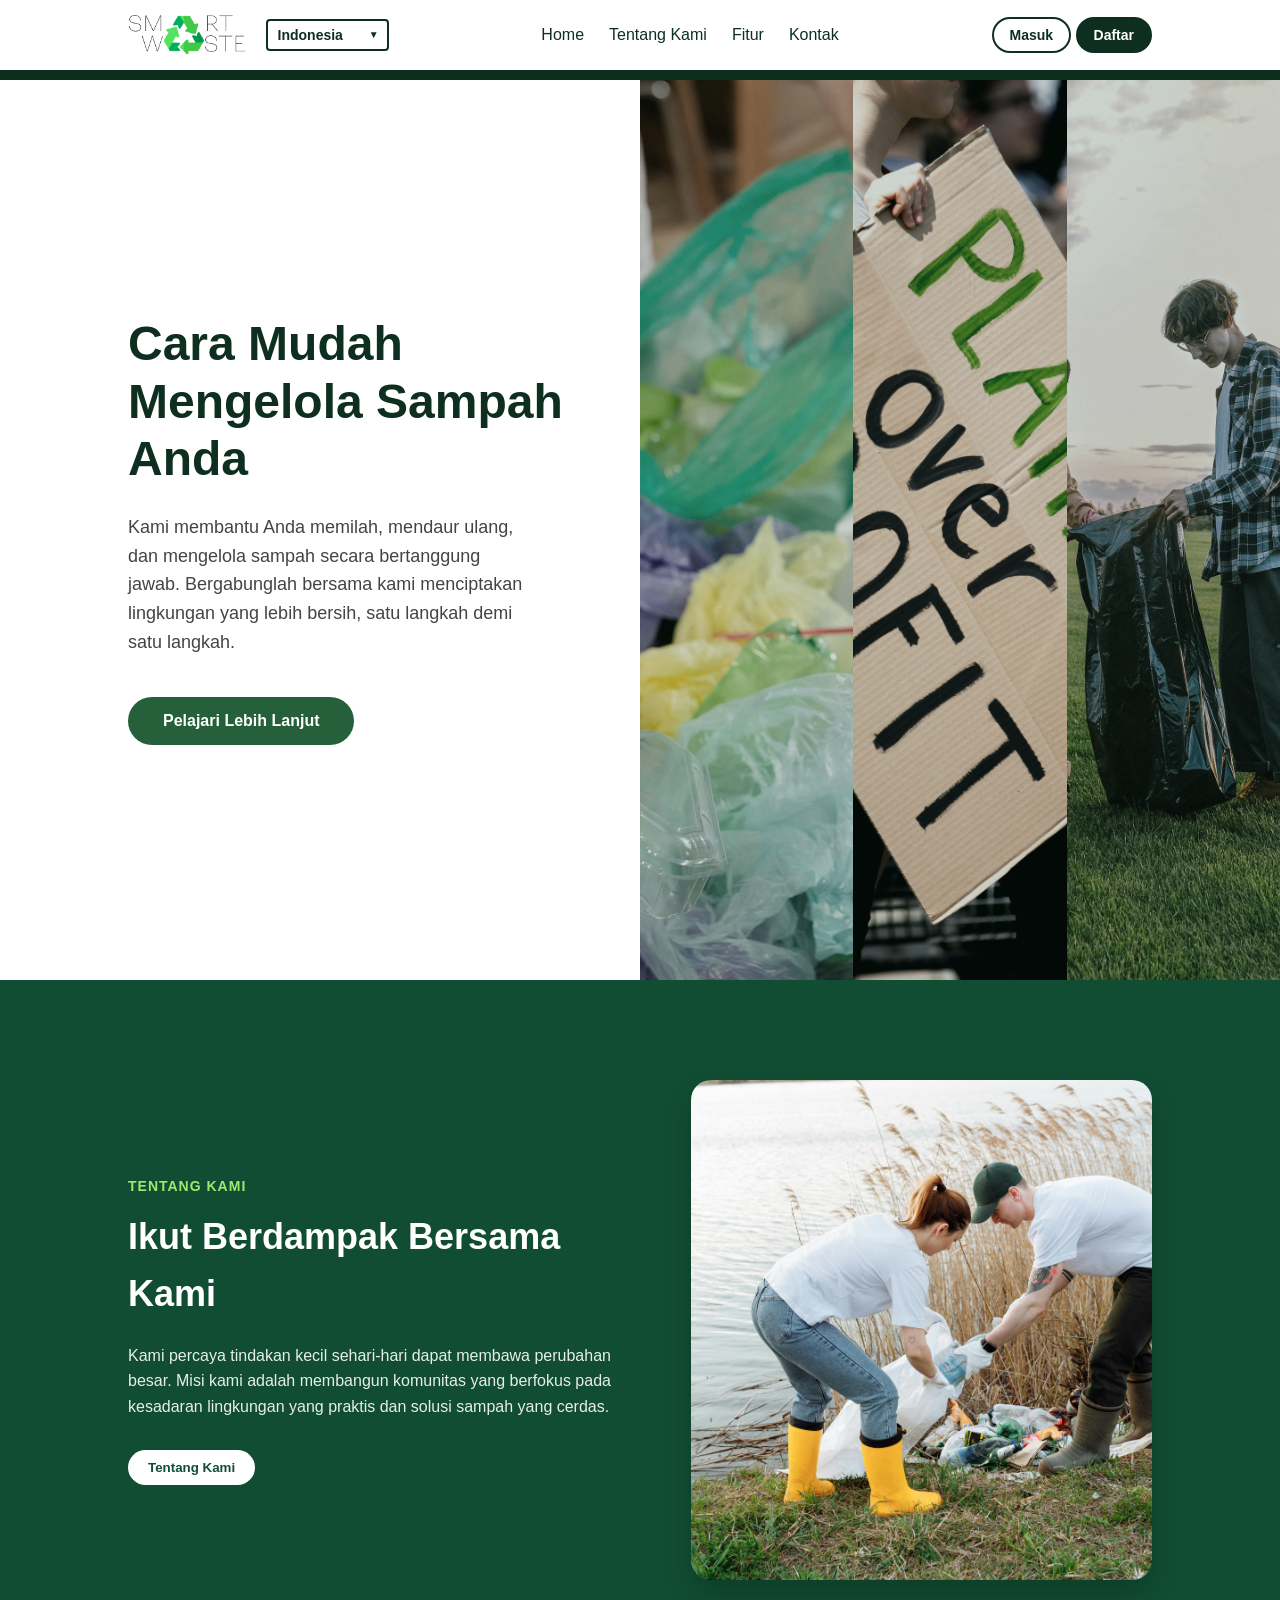
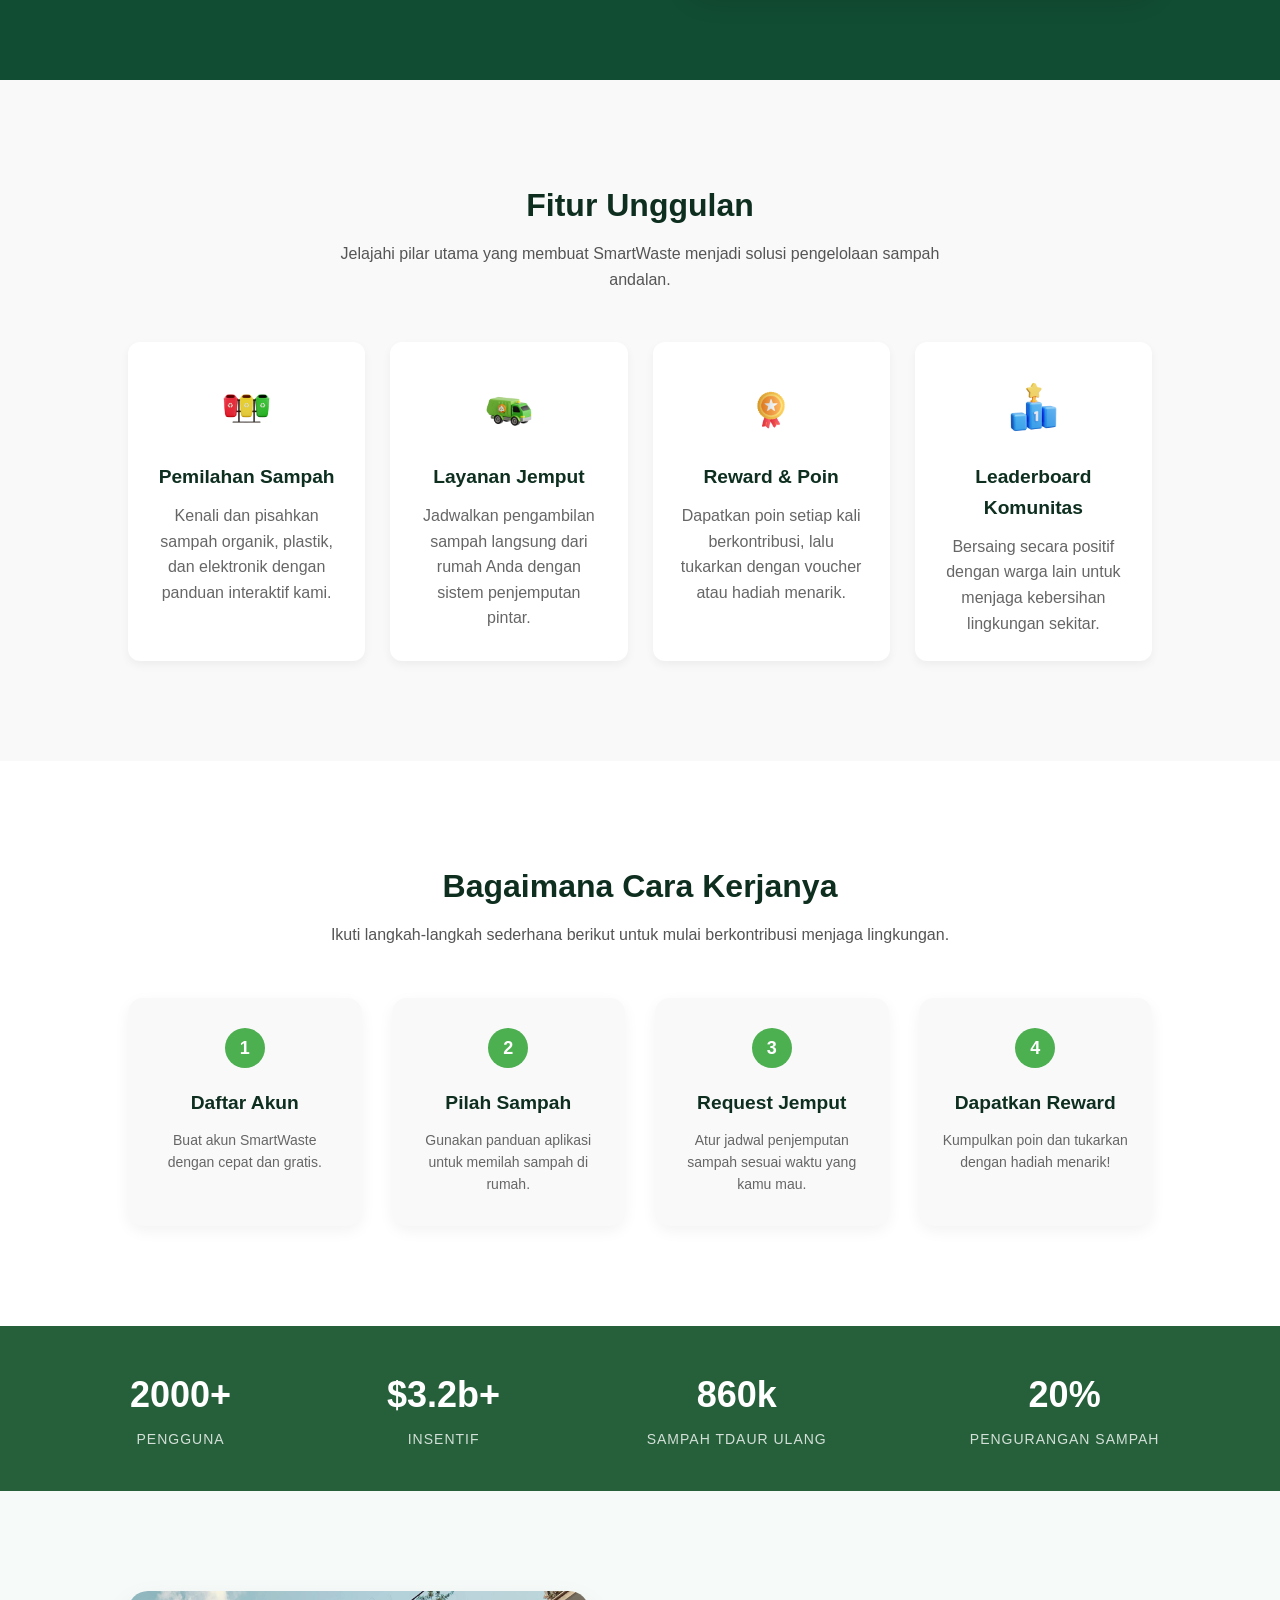
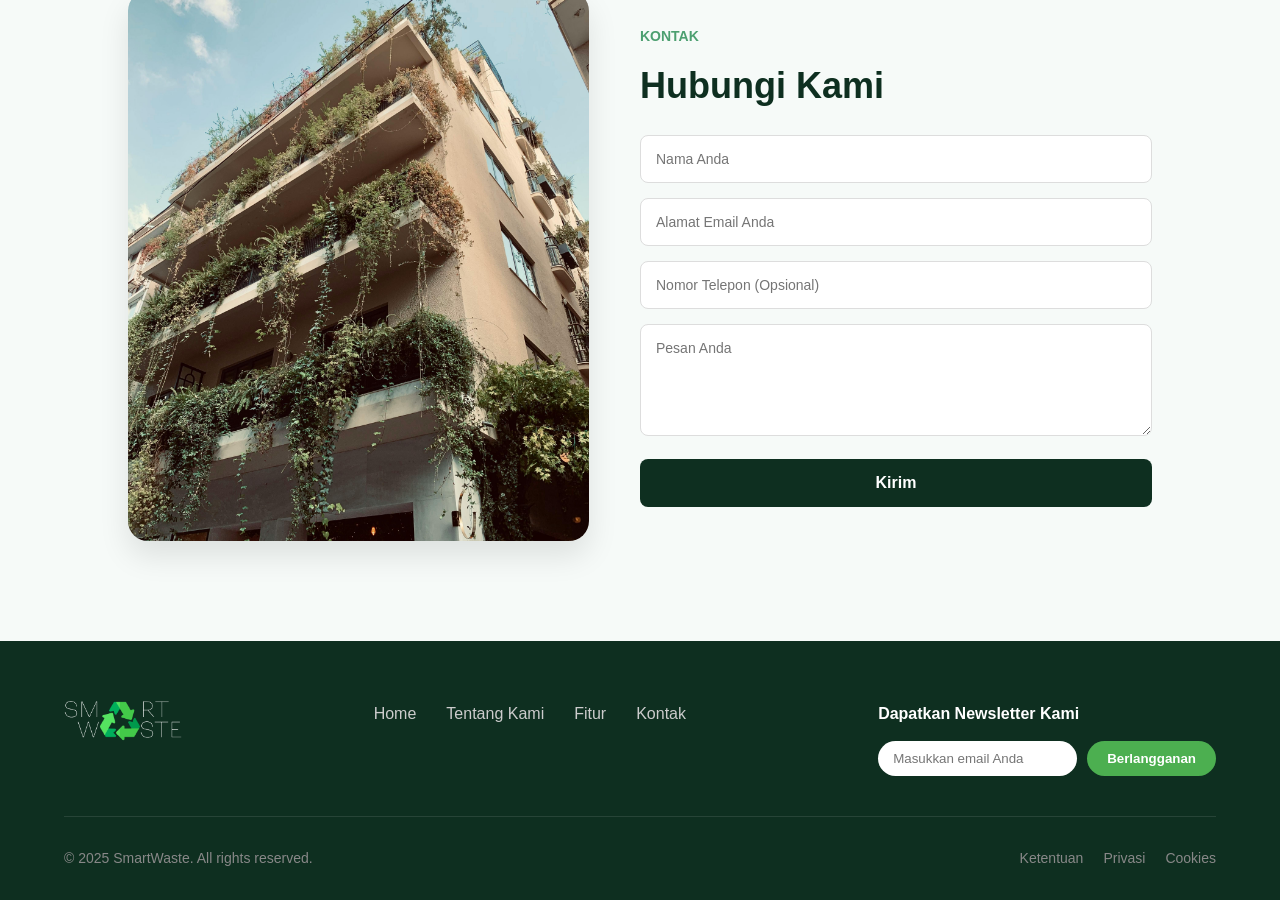
<file: index.html>
<!DOCTYPE html>
<html lang="id">
<head>
  <meta charset="UTF-8" />
  <meta name="viewport" content="width=device-width, initial-scale=1.0" />
  <title>SmartWaste Management</title>
  <link rel="stylesheet" href="./css/style.css">
</head>
<body>
    <header class="header">
    <div class="header-left-group">
        <div class="logo"><img src="css/img/Group 15.png" alt="SmartWaste Logo"></div>
        
        <div class="lang-switcher">
            <select id="lang-select">
                <option value="" disabled selected data-lang-key="select_lang">Pilih Bahasa</option>
                <option value="id" data-lang-key="lang_id">Indonesia</option>
                <option value="en" data-lang-key="lang_en">English</option>
            </select>
        </div>
    </div>
    
    <div class="burger-menu" id="burger-menu">
        <span></span>
        <span></span>
        <span></span>
    </div>

    <nav id="nav-menu">
      <a href="#home" data-lang-key="nav_home">Home</a>
      <a href="#about" data-lang-key="nav_about">Tentang Kami</a>
      <a href="#feature" data-lang-key="nav_feature">Fitur</a>
      <a href="#contact" data-lang-key="nav_contact">Kontak</a>
      <div class="mobile-auth-buttons mobile-only-btn">
          <a href="loginPage/login.html"><button class="btn-signin" data-lang-key="signin_btn">Masuk</button></a>
          <a href="signUpPage/signUp.html"><button class="btn-signup" data-lang-key="signup_btn">Daftar</button></a>
      </div>
    </nav>
    
    <div class="auth-buttons desktop-only-btn">
        <a href="loginPage/login.html"><button class="btn-signin" data-lang-key="signin_btn">Masuk</button></a>
        <a href="signUpPage/signUp.html"><button class="btn-signup" data-lang-key="signup_btn">Daftar</button></a>
    </div>
  </header>

  <section class="hero" id="home">
    <div class="hero-left">
      <h1 data-lang-key="hero_title">Cara Mudah Mengelola Sampah Anda</h1>
      <p data-lang-key="hero_desc">Kami membantu Anda memilah, mendaur ulang, dan mengelola sampah secara bertanggung jawab. Bergabunglah bersama kami menciptakan lingkungan yang lebih bersih, satu langkah demi satu langkah.</p>
      <a href="#about"><button data-lang-key="hero_btn">Pelajari Lebih Lanjut</button></a>
    </div>
    <div class="hero-right">
      <img src="css/img/pexels-julia-m-cameron-6995367.jpg" alt="img1">
      <img src="css/img/pexels-markusspiske-2559749.jpg" alt="img2">
      <img src="css/img/pexels-shvetsa-5029859.jpg" alt="img3">
    </div>
  </section>

  <section class="about" id="about">
    <div class="about-text">
      <h4 data-lang-key="about_subtitle">TENTANG KAMI</h4>
      <h1 data-lang-key="about_title">Ikut Berdampak Bersama Kami</h1>
      <p data-lang-key="about_desc">Kami percaya tindakan kecil sehari-hari dapat membawa perubahan besar. Misi kami adalah membangun komunitas yang berfokus pada kesadaran lingkungan yang praktis dan solusi sampah yang cerdas.</p>
      <a href="#key-feature"><button data-lang-key="about_btn">Tentang Kami</button></a>
    </div>
    <img src="css/img/aboutUs.jpg" alt="About Us Image">
  </section>

  <section id="key-feature" class="key-feature">
  <div class="container">
    <h2 data-lang-key="key_title">Fitur Unggulan</h2>
    <p data-lang-key="key_desc">Jelajahi pilar utama yang membuat SmartWaste menjadi solusi pengelolaan sampah andalan.</p>

    <div class="key-grid">
      <div class="key-card">
        <img src="css/img/13.png" alt="Pemilahan Sampah">
        <h3 data-lang-key="key1_title">Pemilahan Sampah</h3>
        <p data-lang-key="key1_desc">Kenali dan pisahkan sampah organik, plastik, dan elektronik dengan panduan interaktif kami.</p>
      </div>

      <div class="key-card">
        <img src="css/img/14.png" alt="Layanan Jemput">
        <h3 data-lang-key="key2_title">Layanan Jemput</h3>
        <p data-lang-key="key2_desc">Jadwalkan pengambilan sampah langsung dari rumah Anda dengan sistem penjemputan pintar.</p>
      </div>

      <div class="key-card">
        <img src="css/img/15.png" alt="Reward & Poin">
        <h3 data-lang-key="key3_title">Reward & Poin</h3>
        <p data-lang-key="key3_desc">Dapatkan poin setiap kali berkontribusi, lalu tukarkan dengan voucher atau hadiah menarik.</p>
      </div>

      <div class="key-card">
        <img src="css/img/16.png" alt="Leaderboard Komunitas">
        <h3 data-lang-key="key4_title">Leaderboard Komunitas</h3>
        <p data-lang-key="key4_desc">Bersaing secara positif dengan warga lain untuk menjaga kebersihan lingkungan sekitar.</p>
      </div>
    </div>
  </div>
</section>

  <!-- ==== HOW IT WORKS ==== -->
<section class="how" id="how">
  <h2 data-lang-key="how_title">Bagaimana Cara Kerjanya</h2>
  <p data-lang-key="how_desc">Ikuti langkah-langkah sederhana berikut untuk mulai berkontribusi menjaga lingkungan.</p>
  <div class="steps">
    <div class="step">
      <span>1</span>
      <h4 data-lang-key="step1_title">Daftar Akun</h4>
      <p data-lang-key="step1_desc">Buat akun SmartWaste dengan cepat dan gratis.</p>
    </div>
    <div class="step">
      <span>2</span>
      <h4 data-lang-key="step2_title">Pilah Sampah</h4>
      <p data-lang-key="step2_desc">Gunakan panduan aplikasi untuk memilah sampah di rumah.</p>
    </div>
    <div class="step">
      <span>3</span>
      <h4 data-lang-key="step3_title">Request Jemput</h4>
      <p data-lang-key="step3_desc">Atur jadwal penjemputan sampah sesuai waktu yang kamu mau.</p>
    </div>
    <div class="step">
      <span>4</span>
      <h4 data-lang-key="step4_title">Dapatkan Reward</h4>
      <p data-lang-key="step4_desc">Kumpulkan poin dan tukarkan dengan hadiah menarik!</p>
    </div>
  </div>
</section>

  <div class="stats">
    <div><h2>2000+</h2><p data-lang-key="stats_users">Pengguna</p></div>
    <div><h2>$3.2b+</h2><p data-lang-key="stats_incentives">Insentif</p></div>
    <div><h2>860k</h2><p data-lang-key="stats_waste">Sampah Tdaur Ulang</p></div>
    <div><h2>20%</h2><p data-lang-key="stats_reduction">Pengurangan Sampah</p></div>
  </div>

  <section class="contact" id="contact">
    <img src="css/img/contact.jpg" alt="Contact Image">
    <div class="contact-form">
      <h4 data-lang-key="contact_subtitle">KONTAK</h4>
      <h1 data-lang-key="contact_title">Hubungi Kami</h1>
      <input type="text" data-lang-key="contact_ph_name" placeholder="Nama Anda">
      <input type="email" data-lang-key="contact_ph_email" placeholder="Alamat Email Anda">
      <input type="tel" data-lang-key="contact_ph_phone" placeholder="Nomor Telepon (Opsional)">
      <textarea rows="5" data-lang-key="contact_ph_message" placeholder="Pesan Anda"></textarea>
      <button data-lang-key="contact_btn">Kirim</button>
    </div>
  </section>

  <footer class="footer">
    <div class="footer-top">
      <div class="footer-logo">
        <p><img src="css/img/Frame 1984077274.png" alt="Footer Logo"></p>
      </div>
      <div class="footer-nav">
        <a href="#home" data-lang-key="footer_nav_home">Home</a>
        <a href="#about" data-lang-key="footer_nav_about">Tentang Kami</a>
        <a href="#feature" data-lang-key="footer_nav_feature">Fitur</a>
        <a href="#contact" data-lang-key="footer_nav_contact">Kontak</a>
      </div>
      <div class="footer-subscribe">
        <label data-lang-key="footer_label_subscribe">Dapatkan Newsletter Kami</label>
        <div class="subscribe-form">
          <input type="email" data-lang-key="footer_ph_subscribe" placeholder="Masukkan email Anda">
          <button data-lang-key="footer_btn_subscribe">Berlangganan</button>
        </div>
      </div>
    </div>

    <div class="footer-bottom">
      <p>© 2025 SmartWaste. All rights reserved.</p>
      <div class="footer-links">
        <a href="#" data-lang-key="footer_terms">Ketentuan</a>
        <a href="#" data-lang-key="footer_privacy">Privasi</a>
        <a href="#" data-lang-key="footer_cookies">Cookies</a>
      </div>
    </div>
  </footer>

  <script src="./js/main.js" defer></script>
</body>

</html>
</file>
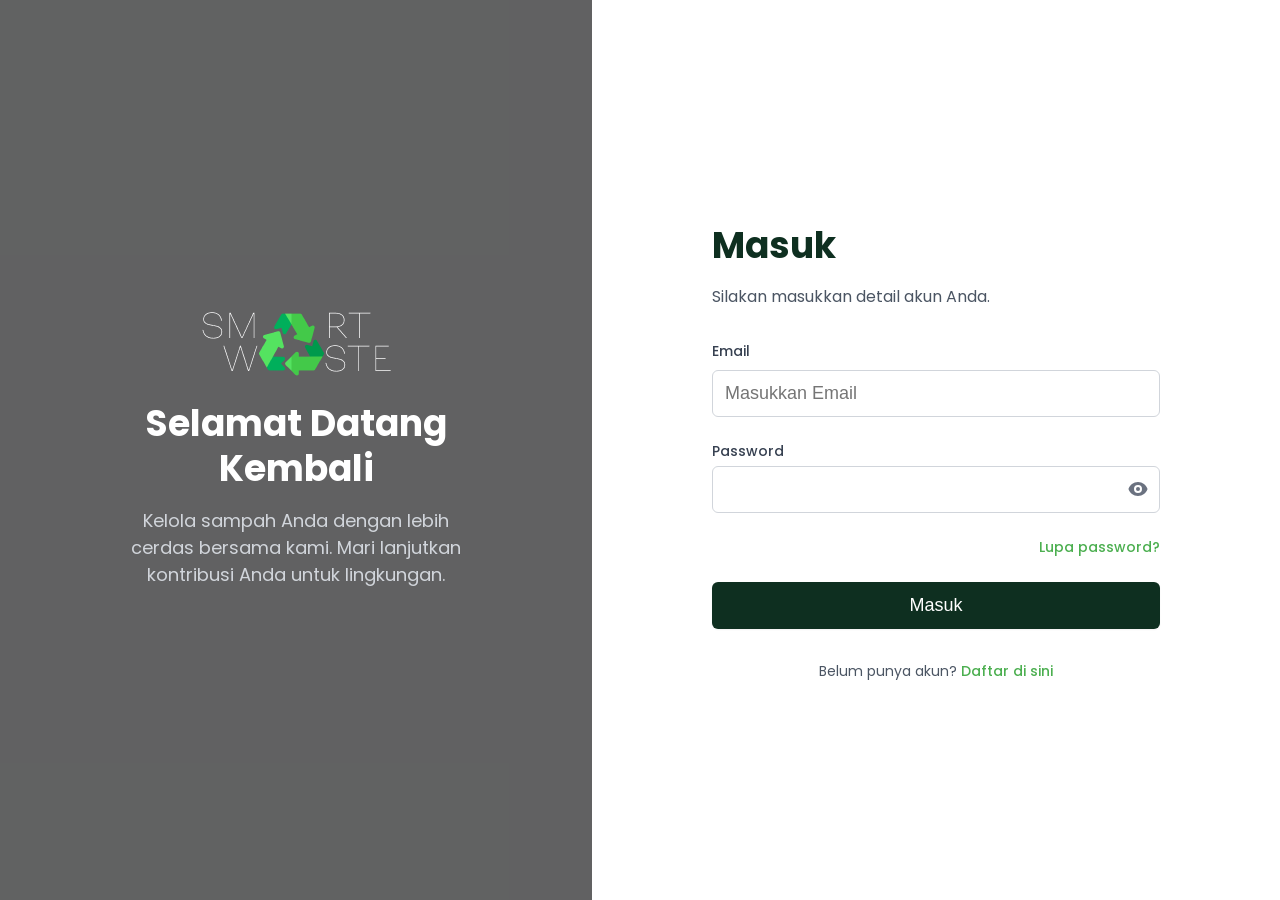
<file: loginPage/login.html>
<!DOCTYPE html>
<html lang="id">
<head>
  <meta charset="UTF-8" />
  <meta name="viewport" content="width=device-width, initial-scale=1.0" />
  <title>Login - SmartWaste Management</title>
  
  <link rel="preconnect" href="https://fonts.googleapis.com">
  <link rel="preconnect" href="https://fonts.gstatic.com" crossorigin>
  <link href="https://fonts.googleapis.com/css2?family=Poppins:wght@400;500;600;700;800&display=swap" rel="stylesheet">
  
  <link rel="stylesheet" href="css/style.css">
</head>
<body>

  <div class="login-container">
    <div class="login-left">
      <div class="overlay"></div>
      <div class="content-left">
        <div class="logo-text-white">
            <img src="css/Frame 1984077274.png" alt="Logo SmartWaste Putih">
        </div>
        <h1>Selamat Datang Kembali</h1>
        <p>Kelola sampah Anda dengan lebih cerdas bersama kami. Mari lanjutkan kontribusi Anda untuk lingkungan.</p>
      </div>
    </div>

    <div class="login-right">
      <div class="login-form-wrapper">
        
        <h2>Masuk</h2>
        <p class="subtitle">Silakan masukkan detail akun Anda.</p>
        
        <div class="mobile-logo">
            <img src="css/Group 15.png" alt="Logo SmartWaste">
        </div>
        
        <form class="login-form">
          <div class="form-group">
            <label for="email">Email</label>
            <input id="email" name="email" type="email" autocomplete="email" required
              placeholder="Masukkan Email">
          </div>

          <div class="form-group">
            <label for="password">Password</label>
            <div class="password-input-wrapper">
              <input id="password" name="password" type="password" autocomplete="current-password" required>
              
              <button type="button" id="togglePassword" class="password-toggle">
                <svg id="eye-icon" xmlns="http://www.w3.org/2000/svg" viewBox="0 0 20 20" fill="currentColor">
                  <path d="M10 12a2 2 0 100-4 2 2 0 000 4z" />
                  <path fill-rule="evenodd" d="M.458 10C1.732 5.943 5.522 3 10 3s8.268 2.943 9.542 7c-1.274 4.057-5.022 7-9.542 7S1.732 14.057.458 10zM14 10a4 4 0 11-8 0 4 4 0 018 0z" clip-rule="evenodd" />
                </svg>
                <svg id="eye-slash-icon" class="hidden" xmlns="http://www.w3.org/2000/svg" viewBox="0 0 20 20" fill="currentColor">
                  <path fill-rule="evenodd" d="M3.707 2.293a1 1 0 00-1.414 1.414l14 14a1 1 0 001.414-1.414l-1.473-1.473A10.014 10.014 0 0019.542 10C18.268 5.943 14.478 3 10 3a9.958 9.958 0 00-4.512 1.074L3.707 2.293zM10 12a2 2 0 100-4 2 2 0 000 4z" clip-rule="evenodd" />
                  <path d="M2.042 10C3.316 14.057 7.106 17 11.542 17a9.958 9.958 0 004.512-1.074l-1.473-1.473a3.997 3.997 0 01-5.148-5.148L2.042 10z" />
                </svg>
              </button>
            </div>
          </div>

          <div class="forgot-password">
            <a href="#">Lupa password?</a>
          </div>

          <button type="submit" class="btn-login">Masuk</button>
        </form>

        <p class="register-link">
          Belum punya akun?
          <a href="#">Daftar di sini</a>
        </p>
      </div>
    </div>
  </div>

  <script src="js/main.js"></script>
</body>
</html>
</file>
<file: css/style.css>
:root {
  --green-primary: #0e2f20;
  --green-secondary: #114d33;
  --green-accent: #4caf50;
  --light: #f9f9f9;
  --white: #ffffff;
  --text-dark: #333333;
  --text-grey: #555555;
}

/* --- RESET PAKEM START --- */
html, body {
  width: 100%;
  max-width: 100%;
  overflow-x: hidden; /* Kunci mati scroll horizontal */
  margin: 0;
  padding: 0;
  position: relative; /* Membantu kestabilan layout */
}

* {
  box-sizing: border-box; /* Wajib agar padding tidak bocor keluar */
  margin: 0;
  padding: 0;
  font-family: "Poppins", sans-serif;
  /* Mencegah teks panjang merusak layout di HP kecil */
  overflow-wrap: break-word;
  word-wrap: break-word;
}

img {
  max-width: 100%;
  height: auto;
  display: block; /* Menghapus gap aneh di bawah gambar */
}
/* --- RESET PAKEM END --- */

html {
  scroll-behavior: smooth;
}

body {
  background-color: var(--green-primary);
  color: var(--white);
  line-height: 1.6;
  padding-top: 80px; /* TAMBAHKAN INI (sesuaikan nilainya jika kurang pas) */
}

/* ===== NAVBAR ===== */
/* ===== NAVBAR (FIXED MODE) ===== */
header {
  background: var(--white);
  color: var(--green-primary);
  display: flex;
  justify-content: space-between;
  align-items: center;
  padding: 15px 5%; 
  box-shadow: 0 2px 8px rgba(0, 0, 0, 0.1);
  
  /* --- PERUBAHAN UTAMA DI SINI --- */
  position: fixed; /* Ubah dari sticky ke fixed */
  top: 0;
  left: 0;
  width: 100%; /* Wajib agar tidak menyusut */
  z-index: 1000;
  /* ------------------------------- */
}

@media (min-width: 901px) {
    header {
        padding: 15px 10%;
    }
}

.header-left-group {
  display: flex;
  align-items: center;
  gap: 20px;
  flex-shrink: 1; /* Izinkan menyusut jika layar sangat sempit */
}

.logo {
  display: flex;
  align-items: center;
}

.logo img {
  height: 40px;
  width: auto; /* Pastikan aspek rasio terjaga */
}

/* Burger Menu */
.burger-menu {
    display: none;
    flex-direction: column;
    justify-content: space-between;
    width: 30px;
    height: 21px;
    cursor: pointer;
    z-index: 1002;
    -webkit-tap-highlight-color: transparent; /* Hapus highlight biru di mobile saat tap */
}

.burger-menu span {
    display: block;
    height: 3px;
    width: 100%;
    background-color: var(--green-primary);
    border-radius: 3px;
    transition: all 0.3s ease;
}

.burger-menu.active span:nth-child(1) {
    transform: translateY(9px) rotate(45deg);
}

.burger-menu.active span:nth-child(2) {
    opacity: 0;
}

.burger-menu.active span:nth-child(3) {
    transform: translateY(-9px) rotate(-45deg);
}

nav {
  display: flex;
  gap: 25px;
  align-items: center;
}

nav a {
  text-decoration: none;
  color: var(--green-primary);
  font-weight: 500;
  white-space: nowrap; /* Mencegah teks menu turun baris di desktop */
}

nav a:hover {
  color: var(--green-accent);
}

/* Dropdown Bahasa */
.lang-switcher {
  position: relative;
}

.lang-switcher select {
  -webkit-appearance: none;
  -moz-appearance: none;
  appearance: none;
  background-color: transparent;
  border: 2px solid var(--green-primary);
  color: var(--green-primary);
  padding: 6px 25px 6px 10px; /* Padding kanan dikurangi sedikit */
  border-radius: 4px;
  cursor: pointer;
  font-weight: 700;
  font-size: 14px;
  transition: all 0.3s ease;
  outline: none;
  max-width: 130px; /* Batasi lebar agar tidak merusak header di HP kecil */
}

.lang-switcher select:hover {
  background-color: #f0f0f0;
}

.lang-switcher::after {
  content: '▼';
  font-size: 10px;
  color: var(--green-primary);
  position: absolute;
  right: 10px;
  top: 50%;
  transform: translateY(-50%);
  pointer-events: none;
}

/* --- TOMBOL AUTH --- */
.auth-buttons {
    display: flex;
    gap: 10px;
}

.btn-signin, .btn-signup {
  padding: 8px 16px;
  border-radius: 20px;
  cursor: pointer;
  font-weight: 600;
  transition: all 0.3s ease;
  white-space: nowrap; /* Mencegah teks tombol turun baris */
  font-size: 14px; /* Ukuran font sedikit lebih aman */
}

.btn-signin {
  background-color: transparent;
  color: var(--green-primary);
  border: 2px solid var(--green-primary);
}

.btn-signin:hover {
  background-color: var(--green-primary);
  color: var(--white);
}

.btn-signup {
  background-color: var(--green-primary);
  color: var(--white);
  border: 2px solid var(--green-primary);
}

.btn-signup:hover {
  background-color: #184a30;
  border-color: #184a30;
}

.mobile-only-btn { display: none !important; } /* Paksa hide di desktop */
.desktop-only-btn { display: block; }

/* ===== SECTION COMMON STYLES ===== */
/* Menggunakan padding standar untuk desktop, akan di-override di media query */
section {
    padding: 100px 10%;
    width: 100%;
}

/* ===== HERO SECTION ===== */
.hero {
  display: flex;
  min-height: 100vh; /* Gunakan min-height agar fleksibel */
  height: auto;      /* Biarkan auto agar tidak terpotong kontennya */
  padding: 0;        /* Hero override padding section umum */
  overflow: hidden;
}

.hero-left {
  width: 50%;
  background-color: var(--white);
  display: flex;
  flex-direction: column;
  justify-content: center;
  padding: 80px 5% 80px 10%; /* Padding desktop */
  color: var(--green-primary);
}

.hero-left h1 {
  font-size: clamp(32px, 5vw, 48px); /* Font responsif: minimal 32, max 48 */
  color: var(--green-primary);
  margin-bottom: 25px;
  font-weight: 800;
  line-height: 1.2;
}

.hero-left p {
  color: #444;
  margin-bottom: 40px;
  font-size: 18px;
  max-width: 90%;
}

.hero-left button {
  background-color: #25603a;
  color: var(--white);
  border: none;
  padding: 15px 35px;
  border-radius: 30px;
  font-weight: 600;
  cursor: pointer;
  font-size: 16px;
  width: fit-content;
}

.hero-left button:hover {
  background-color: #184a30;
}

.hero-right {
  width: 50%;
  background-color: var(--green-primary);
  display: flex;
  padding: 0;
}

.hero-right img {
  width: 33.333%;
  height: 100%;
  object-fit: cover;
  opacity: 0.8;
  transition: all 0.5s ease;
  filter: grayscale(30%);
}

.hero-right img:hover {
  width: 50%;
  opacity: 1;
  filter: grayscale(0%);
  z-index: 2;
}

/* ===== ABOUT SECTION ===== */
.about {
  display: flex;
  align-items: center;
  justify-content: space-between;
  background-color: var(--green-secondary);
  gap: 5%; /* Jarak antar elemen */
}

.about-text {
  flex: 1; /* Gunakan flex 1 agar mengisi ruang tersisa */
}

.about-text h4 {
  color: #9fe870;
  font-size: 14px;
  letter-spacing: 1px;
  margin-bottom: 10px;
}

.about-text h1 {
  font-size: clamp(28px, 4vw, 36px);
  margin-bottom: 20px;
}

.about-text p {
  margin-bottom: 30px;
  font-size: 16px;
  opacity: 0.9;
}

.about-text button {
  background-color: var(--white);
  color: var(--green-secondary);
  border: none;
  padding: 10px 20px;
  border-radius: 25px;
  font-weight: 600;
  cursor: pointer;
}

.about img {
  width: 45%;
  max-width: 500px; /* Batasi lebar maksimal gambar */
  height: 500px;
  object-fit: cover;
  border-radius: 20px;
  box-shadow: 0 15px 30px rgba(0,0,0,0.2);
}

/* ===== FEATURE SECTION ===== */
.feature {
  display: flex;
  align-items: center;
  justify-content: space-between;
  background-color: #eaf5ec;
  color: var(--green-primary);
  gap: 5%;
}

.feature img {
  width: 45%;
  max-width: 500px;
  height: 600px;
  object-fit: cover;
  border-radius: 20px;
  box-shadow: 0 15px 30px rgba(0,0,0,0.1);
}

.feature-content {
  flex: 1;
}

.feature-content h4 {
  color: #4c9f70;
  font-size: 14px;
  margin-bottom: 8px;
}

.feature-content h1 {
  font-size: clamp(26px, 4vw, 32px);
  margin-bottom: 20px;
}

.feature-content ul {
  list-style: none;
}

.feature-content ul li {
  margin-bottom: 10px;
  padding-left: 25px;
  position: relative;
}

.feature-content ul li::before {
  content: "✔";
  position: absolute;
  left: 0;
  color: #4c9f70;
  font-weight: bold;
}

.feature-cards {
  display: grid;
  grid-template-columns: repeat(2, 1fr);
  gap: 20px;
  margin-top: 40px;
}

.card {
  background: var(--white);
  color: var(--green-primary);
  border-radius: 10px;
  padding: 20px;
  text-align: center;
  box-shadow: 0 5px 15px rgba(0,0,0,0.05);
  height: 100%; /* Agar kartu sama tinggi */
}

.card h3 {
  margin-bottom: 10px;
  color: var(--green-secondary);
  font-size: 1.1rem;
}

/* ===== KEY FEATURES SECTION ===== */
.key-feature {
  background-color: var(--light);
  text-align: center;
  color: var(--text-dark);
}

.key-feature h2 {
  color: var(--green-primary);
  font-size: clamp(1.8rem, 4vw, 2rem);
  margin-bottom: 10px;
}

.key-feature p {
  color: var(--text-grey);
  margin-bottom: 50px;
  max-width: 600px;
  margin-left: auto;
  margin-right: auto;
}

.key-grid {
  display: grid;
  /* Minmax 240px cukup aman, tapi di layar <300px mungkin perlu 1fr penuh */
  grid-template-columns: repeat(auto-fit, minmax(220px, 1fr)); 
  gap: 25px;
}

.key-card {
  background-color: var(--white);
  border-radius: 12px;
  box-shadow: 0 4px 10px rgba(0, 0, 0, 0.05);
  padding: 25px;
  transition: transform 0.3s, box-shadow 0.3s;
  text-align: center;
}

.key-card:hover {
  transform: translateY(-6px);
  box-shadow: 0 6px 12px rgba(0, 0, 0, 0.08);
}

.key-card img {
  width: 80px;
  height: 80px;
  object-fit: contain;
  margin-bottom: 15px;
  max-width: 100%;
  margin-left: auto; /* Kunci gambar ke tengah */
  margin-right: auto; /* Kunci gambar ke tengah */
}

.key-card h3 {
  color: var(--green-primary);
  margin-bottom: 10px;
  font-size: 1.2rem;
}

.key-card p {
    margin-bottom: 0;
    color: #666;
}

/* ===== HOW IT WORKS SECTION ===== */
.how {
  background-color: var(--white);
  text-align: center;
  color: var(--text-dark);
}

.how h2 {
  color: var(--green-primary);
  font-size: clamp(1.8rem, 4vw, 2rem);
  margin-bottom: 10px;
}

.how p {
  color: var(--text-grey);
  margin-bottom: 50px;
}

.steps {
  display: flex;
  justify-content: space-between;
  gap: 30px;
  flex-wrap: wrap;
}

.step {
  flex: 1;
  min-width: 200px; /* Jika layar sempit, akan wrap ke bawah */
  background: var(--light);
  padding: 30px 20px;
  border-radius: 15px;
  text-align: center;
  position: relative;
  box-shadow: 0 5px 15px rgba(0,0,0,0.05);
}

.step span {
  display: inline-block;
  width: 40px;
  height: 40px;
  line-height: 40px;
  background-color: var(--green-accent);
  color: var(--white);
  font-weight: bold;
  border-radius: 50%;
  margin-bottom: 20px;
  font-size: 18px;
}

.step h4 {
  color: var(--green-primary);
  margin-bottom: 10px;
  font-size: 1.2rem;
}

.step p {
  color: #666;
  font-size: 14px;
  margin-bottom: 0;
}

/* ===== STATS BAR ===== */
.stats {
  display: flex;
  justify-content: space-around;
  background-color: #25603a;
  padding: 40px 5%; /* Padding kiri kanan sedikit dikurangi agar aman */
  color: var(--white);
  text-align: center;
  flex-wrap: wrap;
  gap: 30px;
}

.stats div {
  display: flex;
  flex-direction: column;
  min-width: 120px; /* Pastikan stat item punya lebar minimal */
}

.stats h2 {
  font-size: clamp(28px, 4vw, 36px);
  margin-bottom: 5px;
}

.stats p {
  font-size: 14px;
  opacity: 0.8;
  text-transform: uppercase;
  letter-spacing: 1px;
}

/* ===== CONTACT SECTION ===== */
.contact {
  display: flex;
  align-items: center;
  justify-content: space-between;
  background-color: #f6faf8;
  color: var(--green-primary);
  gap: 5%;
}

.contact img {
  width: 45%;
  max-width: 500px;
  height: 550px;
  object-fit: cover;
  border-radius: 20px;
  box-shadow: 0 15px 30px rgba(0,0,0,0.1);
}

.contact-form {
  flex: 1;
}

.contact-form h4 {
  color: #4c9f70;
  font-size: 14px;
  margin-bottom: 10px;
}

.contact-form h1 {
  margin-bottom: 20px;
  font-size: clamp(28px, 4vw, 36px);
}

.contact-form input,
.contact-form textarea {
  width: 100%;
  padding: 15px;
  margin-bottom: 15px;
  border: 1px solid #ddd;
  border-radius: 8px;
  font-size: 14px;
  background-color: var(--white);
  /* Mencegah input keluar dari container di beberapa browser mobile */
  max-width: 100%; 
}

.contact-form button {
  width: 100%;
  padding: 15px;
  background-color: var(--green-primary);
  color: var(--white);
  border: none;
  border-radius: 8px;
  font-weight: 700;
  font-size: 16px;
  cursor: pointer;
  transition: background 0.3s;
}

.contact-form button:hover {
  background-color: #184a30;
}

/* ===== FOOTER ===== */
.footer {
  background-color: var(--green-primary);
  color: var(--white);
  padding: 60px 5% 30px; /* Gunakan 5% agar lebih aman di berbagai layar */
}

.footer-top {
  display: flex;
  justify-content: space-between;
  align-items: flex-start;
  border-bottom: 1px solid rgba(255,255,255,0.1);
  padding-bottom: 40px;
  flex-wrap: wrap;
  gap: 40px;
}

.footer-logo img {
  height: 40px;
}

.footer-nav {
  display: flex;
  gap: 30px;
  flex-wrap: wrap; /* Agar menu bisa turun jika layar sempit */
}

.footer-nav a {
  color: #ccc;
  text-decoration: none;
  transition: color 0.3s;
}

.footer-nav a:hover {
  color: var(--green-accent);
}

.footer-subscribe {
  display: flex;
  flex-direction: column;
  align-items: flex-start;
  min-width: 250px; /* Pastikan form subscribe punya lebar yang cukup */
}

.footer-subscribe label {
  margin-bottom: 15px;
  font-weight: 600;
}

.subscribe-form {
  display: flex;
  gap: 10px;
  width: 100%; /* Agar form mengisi container */
}

.subscribe-form input {
  padding: 10px 15px;
  border-radius: 50px;
  border: none;
  outline: none;
  flex: 1; /* Input mengisi ruang tersisa */
  min-width: 0; /* Mencegah flex item overflow */
}

.subscribe-form button {
  background-color: var(--green-accent);
  color: var(--white);
  border: none;
  padding: 10px 20px;
  border-radius: 50px;
  font-weight: 600;
  cursor: pointer;
  white-space: nowrap; /* Tombol tidak turun baris */
}

.subscribe-form button:hover {
  background-color: #3d8b40;
}

.footer-bottom {
  display: flex;
  justify-content: space-between;
  align-items: center;
  margin-top: 30px;
  font-size: 14px;
  color: #888;
  flex-wrap: wrap; /* Bungkus jika terlalu sempit */
  gap: 20px;
}

.footer-links {
    display: flex;
    flex-wrap: wrap;
    gap: 20px;
}

.footer-links a {
  color: #888;
  text-decoration: none;
}

.footer-links a:hover {
  color: var(--white);
}

/* =========================================
   ===== RESPONSIVE (PAKEM MODE) =====
   ========================================= */

/* Tablet & Laptop Kecil (max-width: 900px) */
@media (max-width: 900px) {
  /* Reset padding umum untuk mobile agar tidak terlalu lebar */
  section {
      padding: 60px 5%;
  }

  .burger-menu { display: flex; }

  nav {
      position: fixed;
      top: 60px; /* Disesuaikan dengan tinggi header rata-rata */
      right: -105%; /* Geser lebih jauh sedikit agar bayangan tidak bocor */
      width: 100%;
      max-width: 300px; /* Batasi lebar menu di layar tablet besar */
      height: calc(100vh - 60px);
      background-color: var(--white);
      flex-direction: column;
      justify-content: flex-start;
      align-items: center;
      padding: 40px 20px;
      gap: 25px;
      transition: right 0.4s cubic-bezier(0.77, 0.2, 0.05, 1.0); /* Easing lebih halus */
      box-shadow: -5px 0 15px rgba(0,0,0,0.1);
      z-index: 999;
      overflow-y: auto; /* Tambahkan scroll jika menu terlalu panjang (misal HP landscape) */
  }

  /* Di mobile murni, menu full width */
  @media (max-width: 600px) {
      nav {
          max-width: 100%; /* Full width di HP */
          right: -100%;
      }
  }

  nav.active { right: 0; }
  nav a { font-size: 18px; color: var(--text-dark); } /* Warna teks menu mobile lebih gelap agar kontras */

  /* Container tombol auth di mobile */
  .mobile-auth-buttons {
      display: flex;
      flex-direction: column;
      gap: 15px;
      width: 100%;
      margin-top: 20px;
  }
  
  .mobile-auth-buttons a { width: 100%; }
  .mobile-auth-buttons button {
      width: 100%;
      padding: 12px;
      font-size: 16px;
      /* Pastikan tombol terlihat jelas di menu putih */
  }

  .mobile-only-btn { display: flex !important; }
  .desktop-only-btn { display: none; }

  /* Hero Adjustment */
  .hero { flex-direction: column-reverse; min-height: auto; }
  .hero-left {
      width: 100%;
      padding: 60px 5%; /* Padding mobile lebih kecil */
      text-align: center;
      align-items: center; /* Tengahkan konten flex */
  }
  .hero-left p { margin-left: auto; margin-right: auto; } /* Tengahkan paragraf */
  
  .hero-right { width: 100%; height: 300px; min-height: 250px; }
  /* Pastikan gambar hero tidak membuat overflow */
  .hero-right img { width: 33.333%; flex-shrink: 0; }

  /* Section Layout Changes */
  .about, .feature, .contact, .key-feature, .how {
      flex-direction: column;
      gap: 40px;
  }
  .feature { flex-direction: column-reverse; }

  /* Elemen-elemen menjadi full width di mobile */
  .about-text, .feature-content, .contact-form,
  .about img, .feature img, .contact img {
      width: 100%;
      max-width: 100%;
  }

  /* Atur tinggi gambar di mobile agar proporsional */
  .about img, .feature img, .contact img {
      height: auto;
      max-height: 350px; /* Batasi tinggi agar tidak terlalu mendominasi */
      margin: 0; /* Reset margin */
  }

  /* Footer Adjustment */
  .footer { padding: 40px 5% 20px; }
  .footer-top { flex-direction: column; gap: 30px; }
  .footer-subscribe { width: 100%; }
}

/* Mobile Kecil (max-width: 480px) - PAKEM BANGET */
@media (max-width: 480px) {
  /* Kurangi lagi padding section untuk layar sangat sempit */
  section { padding: 50px 20px; } /* Gunakan px fix agar konsisten */
  header { padding: 15px 20px; }

  .hero-left h1 { font-size: 28px; }
  .hero-left p { font-size: 16px; }

  /* Grid menjadi 1 kolom */
  .feature-cards, .key-grid { grid-template-columns: 1fr; }
  
  /* Kartu fitur key mungkin perlu padding lebih kecil */
  .key-card { padding: 20px 15px; }

  .stats { padding: 40px 20px; gap: 25px; }
  .stats div { min-width: 45%; /* 2 kolom di HP */ }

  .steps { flex-direction: column; }
  .step { width: 100%; min-width: 0; /* Reset min-width */ }

  .footer-bottom {
      flex-direction: column-reverse;
      text-align: center;
      gap: 20px;
  }
  .footer-links { justify-content: center; }
}
</file>
<file: loginPage/css/style.css>
/* Reset dasar */
* {
  box-sizing: border-box;
  margin: 0;
  padding: 0;
}

body {
  font-family: 'Poppins', sans-serif;
  background-color: #f3f4f6; /* bg-gray-100 */
  color: #1f2937; /* text-gray-800 default */
  line-height: 1.5;
}

/* Layout Utama */
.login-container {
  display: flex;
  min-height: 100vh;
}

/* === Bagian Kiri (Hero Image) === */
.login-left {
  display: none; /* Hidden di mobile (default) */
  flex: 1;
  position: relative;
  background-image: url('https://images.unsplash.com/photo-1561503412-852800622772?ixlib=rb-4.1.0&ixid=M3wxMjA3fDB8MHxwaG90by1wYWdlfHx8fGVufDB8fHx8fA%3D%3D&auto=format&fit=crop&q=80&w=435&sat=-100');
  background-size: cover;
  background-position: center;
  color: white;
}

/* Overlay gelap untuk background image */
.overlay {
  position: absolute;
  top: 0; right: 0; bottom: 0; left: 0;
  background-color: rgba(0, 0, 0, 0.6); /* bg-black/60 */
}

.content-left {
  position: relative;
  z-index: 10;
  max-width: 28rem; /* max-w-md */
  text-align: center;
  padding: 3rem; /* p-12 */
  display: flex;
  flex-direction: column;
  align-items: center;
  justify-content: center;
  height: 100%;
  margin: 0 auto;
}

.logo-text-white img {
  margin: 0 auto;
  display: block;
}

.content-left h1 {
  margin-top: 1.5rem; /* mt-6 */
  font-size: 2.25rem; /* text-4xl */
  line-height: 1.25; /* leading-tight */
  font-weight: 700; /* font-bold */
}

.content-left p {
  margin-top: 1rem; /* mt-4 */
  font-size: 1.125rem; /* text-lg */
  color: #d1d5db; /* text-gray-300 */
}

/* === Bagian Kanan (Form Login) === */
.login-right {
  flex: 1;
  display: flex;
  justify-content: center;
  background-color: white;
  padding: 3rem 1.5rem; /* p-6 pt-12 di mobile */
}

.login-form-wrapper {
  width: 100%;
  max-width: 28rem; /* max-w-md */
}

/* Heading & Subtitle */
.login-right h2 {
  font-size: 2.25rem; /* text-4xl */
  font-weight: 700; /* font-bold */
  color: #0e2f20;
}

.subtitle {
  margin-top: 0.75rem; /* mt-3 */
  color: #4b5563; /* text-gray-600 */
}

.mobile-logo {
  margin-top: 2rem; /* mt-8 */
  display: flex;
  justify-content: center;
}

.mobile-logo img {
  height: 2.5rem; /* h-10 (40px) */
}

/* Form Styling */
.login-form {
  margin-top: 2rem; /* mt-8 */
  display: flex;
  flex-direction: column;
  gap: 1.5rem; /* space-y-6 (24px gap) */
}

.form-group label {
  display: block;
  font-size: 0.875rem; /* text-sm */
  font-weight: 500; /* font-medium */
  color: #374151; /* text-gray-700 */
  margin-bottom: 0.25rem; /* mt-1 di Tailwind ada di wrapper input, kita balik logicnya sedikit agar rapi */
}

.form-group input {
  width: 100%;
  padding: 0.75rem; /* px-3 py-3 (kurang lebih 12px) */
  font-size: 1.125rem; /* text-lg */
  border: 1px solid #d1d5db; /* Default border gray-300 (estimasi form-input) */
  border-radius: 0.375rem; /* rounded-md */
  margin-top: 0.25rem; /* mt-1 */
}

.form-group input:focus {
  outline: none;
  border-color: #4caf50; /* focus ring color (hijau) */
  box-shadow: 0 0 0 3px rgba(76, 175, 80, 0.2); /* focus ring effect */
}

/* Password Input Wrapper (untuk ikon mata) */
.password-input-wrapper {
  position: relative;
  margin-top: 0.25rem; /* mt-1 */
}

.password-input-wrapper input {
  margin-top: 0; /* Reset margin karena sudah ada di wrapper */
  padding-right: 2.5rem; /* pr-10 untuk memberi ruang ikon mata */
}

.password-toggle {
  position: absolute;
  top: 0;
  bottom: 0;
  right: 0;
  padding-right: 0.75rem; /* pr-3 */
  display: flex;
  align-items: center;
  background: none;
  border: none;
  cursor: pointer;
}

.password-toggle svg {
  height: 1.25rem; /* h-5 */
  width: 1.25rem; /* w-5 */
  color: #6b7280; /* text-gray-500 */
}

/* Utility class untuk JS toggle */
.hidden {
  display: none;
}

/* Forgot Password Link */
.forgot-password {
  display: flex;
  justify-content: flex-end;
  font-size: 0.875rem; /* text-sm */
}

.forgot-password a,
.register-link a {
  font-weight: 500; /* font-medium */
  color: #4caf50;
  text-decoration: none;
  transition: color 0.2s;
}

.forgot-password a:hover,
.register-link a:hover {
  color: #3d8b40;
}

/* Tombol Login */
.btn-login {
  width: 100%;
  display: flex;
  justify-content: center;
  padding: 0.75rem 1rem; /* px-4 py-3 */
  font-size: 1.125rem; /* text-lg */
  font-weight: 500; /* font-medium */
  color: white;
  background-color: #0e2f20;
  border: 1px solid transparent;
  border-radius: 0.375rem; /* rounded-md */
  cursor: pointer;
  box-shadow: 0 1px 2px 0 rgba(0, 0, 0, 0.05); /* shadow-sm */
  transition: background-color 0.2s;
}

.btn-login:hover {
  background-color: #184a30;
}

.btn-login:focus {
  outline: none;
  box-shadow: 0 0 0 3px rgba(76, 175, 80, 0.5); /* focus ring hijau dengan opacity beda sedikit */
}

/* Register Link di bawah */
.register-link {
  margin-top: 2rem; /* mt-8 */
  text-align: center;
  font-size: 0.875rem; /* text-sm */
  color: #4b5563; /* text-gray-600 */
}

/* === RESPONSIVE (Desktop View) === */
@media (min-width: 1024px) { /* lg breakpoint di Tailwind */
  .login-left {
    display: flex; /* Tampilkan bagian kiri di desktop */
  }

  .login-right {
    align-items: center; /* Vertikal center di desktop */
    padding: 3rem; /* p-12 */
  }

  .mobile-logo {
    display: none; /* Sembunyikan logo mobile di desktop */
  }
}
</file>
